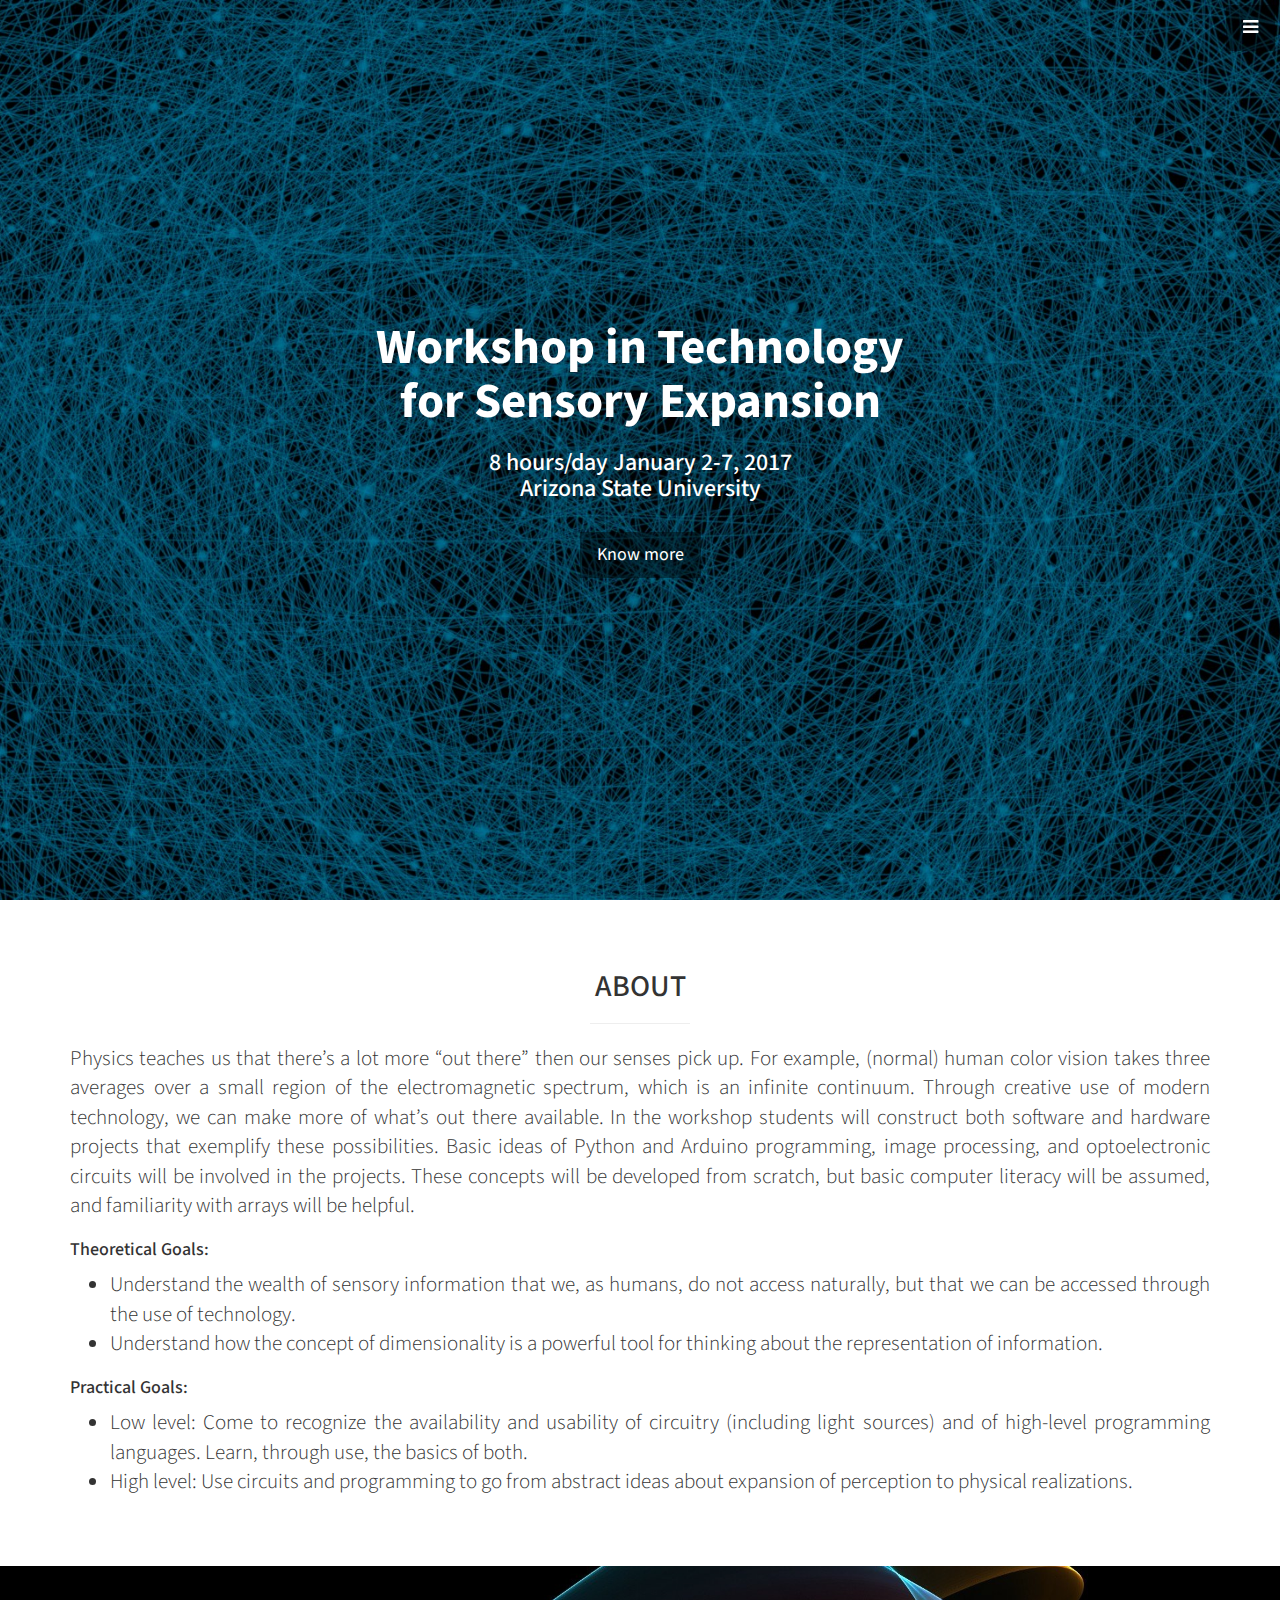
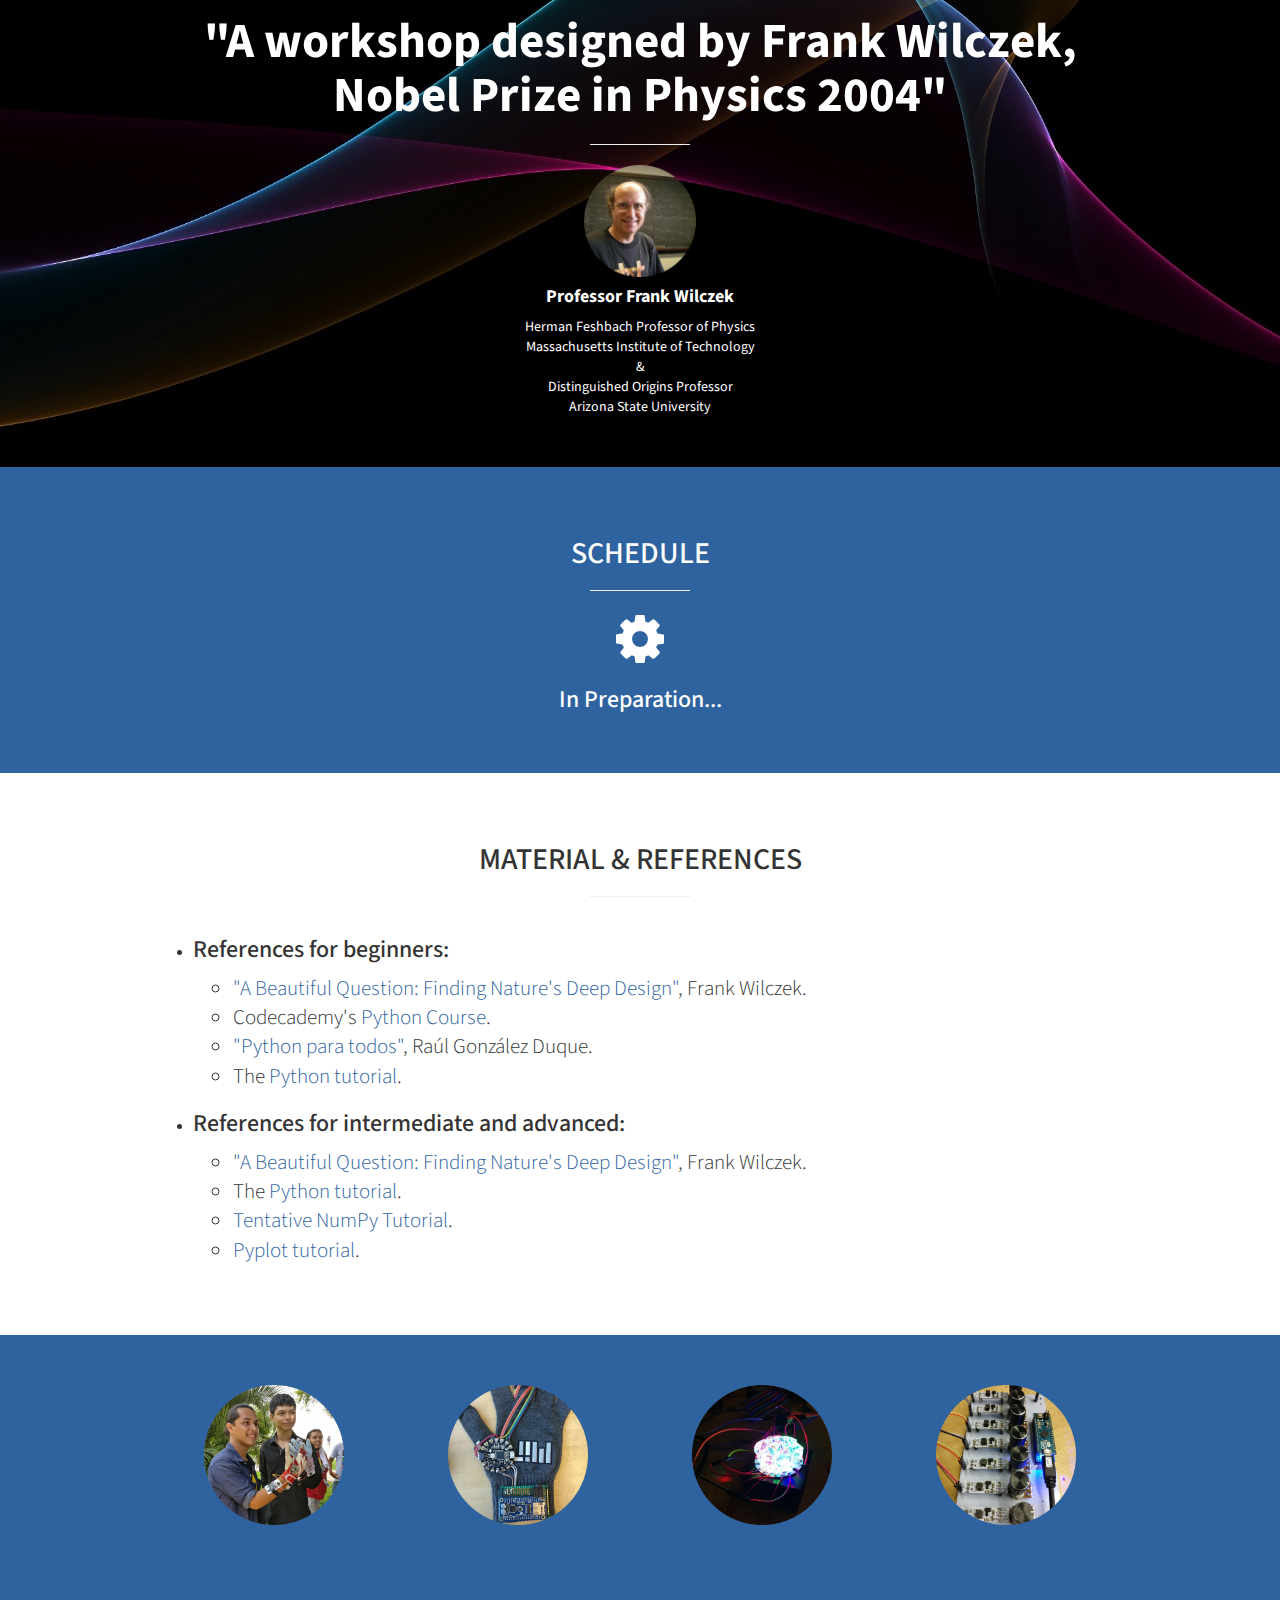
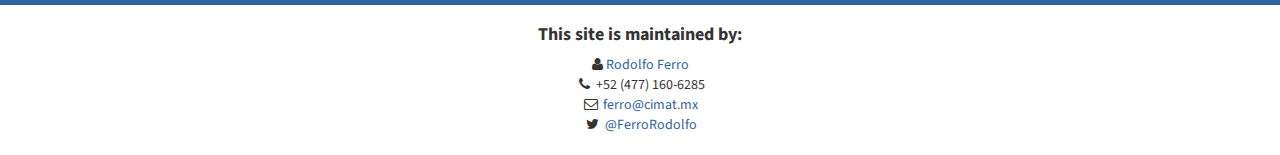
<file: index.html>
<!DOCTYPE html>
<html lang="en">

<head>

    <meta charset="utf-8">
    <meta http-equiv="X-UA-Compatible" content="IE=edge">
    <meta name="viewport" content="width=device-width, initial-scale=1">
    <meta name="description" content="">
    <meta name="author" content="">

    <title>Workshop in Technology for Sensory Expansion</title>

    <!-- Bootstrap Core CSS -->
    <link href="css/bootstrap.min.css" rel="stylesheet">

    <!-- Custom CSS -->
    <link href="css/stylish-portfolio.css" rel="stylesheet">

    <!-- Custom Fonts -->
    <link href="font-awesome/css/font-awesome.min.css" rel="stylesheet" type="text/css">
    <link href="http://fonts.googleapis.com/css?family=Source+Sans+Pro:300,400,700,300italic,400italic,700italic" rel="stylesheet" type="text/css">

    <!-- HTML5 Shim and Respond.js IE8 support of HTML5 elements and media queries -->
    <!-- WARNING: Respond.js doesn't work if you view the page via file:// -->
    <!--[if lt IE 9]>
        <script src="https://oss.maxcdn.com/libs/html5shiv/3.7.0/html5shiv.js"></script>
        <script src="https://oss.maxcdn.com/libs/respond.js/1.4.2/respond.min.js"></script>
    <![endif]-->

</head>

<body>

    <!-- Navigation -->
    <a id="menu-toggle" href="#" class="btn btn-dark btn-lg toggle"><i class="fa fa-bars"></i></a>
    <nav id="sidebar-wrapper">
        <ul class="sidebar-nav">
            <a id="menu-close" href="#" class="btn btn-light btn-lg pull-right toggle"><i class="fa fa-times"></i></a>
            <li class="sidebar-brand">
                <a href="#top" onclick=$ ( "#menu-close").click();>Menu</a>
            </li>
            <li>
                <a href="#top" onclick=$ ( "#menu-close").click();>Home</a>
            </li>
            <li>
                <a href="#about" onclick=$ ( "#menu-close").click();>About</a>
            </li>
            <li>
                <a href="#schedule" onclick=$ ( "#menu-close").click();>Schedule</a>
            </li>
            <li>
                <a href="#material" onclick=$ ( "#menu-close").click();>Material</a>
            </li>
            <!-- <li>
                <a href="#instructors" onclick=$ ( "#menu-close").click();>Instructors</a>
            </li>
            <li>
                <a href="#contact" onclick=$ ( "#menu-close").click();>Directions</a>
            </li> -->
        </ul>
    </nav>

    <!-- Header -->
    <header id="top" class="header">
        <div class="text-vertical-center">
            <h1>Workshop in Technology <br />for Sensory Expansion</h1>
            <h3>8 hours/day January 2-7, 2017<br />Arizona State University</h3>
            <br>
            <a href="#about" class="btn btn-dark btn-lg">Know more</a>
        </div>
    </header>

    <!-- About -->
    <section id="about" class="about">
        <div class="container">
            <div class="row">
                <div class="col-lg-12" style="text-align: justify; text-justify: inter-word;">
                    <h2 class="text-center">ABOUT</h2>
                    <hr class="small">
                    <p class="lead">Physics teaches us that there’s a lot more “out there” then our senses pick up.   For example, (normal) human color vision takes three averages over a small region of the electromagnetic spectrum, which is an infinite continuum.   Through creative use of modern technology, we can make more of what’s out there available.   In the workshop students will construct both software and hardware projects that exemplify these possibilities.   Basic ideas of Python and Arduino programming, image processing, and optoelectronic circuits will be involved in the projects.  These concepts will be developed from scratch, but basic computer literacy will be assumed, and familiarity with arrays will be helpful.</p>
                    <h4>Theoretical Goals:</h4>
                    <ul class="lead">
                      <li>Understand the wealth of sensory information that we, as humans, do not access naturally, but that we can be accessed through the use of technology.</li>
                      <li>Understand how the concept of dimensionality is a powerful tool for thinking about the representation of information.</li>
                    </ul>
                    <h4>Practical Goals:</h4>
                    <ul class="lead">
                      <li>Low level:  Come to recognize the availability and usability of circuitry (including light sources) and of high-level programming languages.  Learn, through use, the basics of both.</li>
                      <li>High level: Use circuits and programming to go from abstract ideas about expansion of perception to physical realizations.</li>
                    </ul>
                </div>
            </div>
            <!-- /.row -->
        </div>
        <!-- /.container -->
    </section>

    <!-- Callout -->
    <aside class="callout">
        <div class="text-vertical-center">
            <h1 style="margin-top:50px;">"A workshop designed by Frank Wilczek, <br>Nobel Prize in Physics 2004"</h1>
            <hr class="small">
            <div class="row">
                <div class="col-md-12 col-sm-12">
                    <div class="service-item">
                        <span class="fa-stack fa-4x">
                        <i class="fa fa-circle fa-stack-2x"></i>
                        <img src="img/frank.png" class="img-responsive fa-stack-2x">
                    </span>
                        <h4>
                            <strong>Professor Frank Wilczek</strong>
                        </h4>
                        <p style="margin-bottom:50px;">Herman Feshbach Professor of Physics<br />
                          Massachusetts Institute of Technology<br />
                          &amp;<br />
                          Distinguished Origins Professor<br />
                          Arizona State University</p>
                    </div>
                </div>
            </div>
            <!-- /.row (nested) -->
        </div>
    </aside>

    <!-- Schedule -->
    <!-- The circle icons use Font Awesome's stacked icon classes. For more information, visit http://fontawesome.io/examples/ -->
    <section id="schedule" class="services bg-primary">
        <div class="container">
            <div class="row">
                <div class="col-lg-10 col-lg-offset-1">
                    <h2 class="text-center">SCHEDULE</h2>
                    <hr class="small">
                    <center>
                      <span class="fa-stack fa-2x">
                          <i class="fa fa-gear fa-spin fa-stack-2x fa-inverse"></i>
                      </span>
                      <h3>In Preparation...</h3>
                    </center>
                    <!-- <ul>
                      <li><h3>DAY 0: <span style="font-size:0.7em;"><br>(Sunday, July 31st)</span></h3></li>
                      <ul class="lead">
                        <li>Inauguration: Clubes de Ciencia México 2016 in Guanajuato.</li>
                        <li>Clubs/instructors presentation.</li>
                        <li>Integration activity for students.</li>
                      </ul>
                    </ul>
                    <ul>
                      <li><h3>DAY 1: <span style="font-size:0.7em;"><br>(Monday, August 1st)</span></h3></li>
                      <ul class="lead">
                      </ul>
                    </ul>
                    <ul>
                      <li><h3>DAY 2: <span style="font-size:0.7em;"><br>(Tuesday, August 2nd)</span></h3></li>
                      <ul class="lead">
                      </ul>
                    </ul>
                    <ul>
                      <li><h3>DAY 3: <span style="font-size:0.7em;"><br>(Wednesday, August 3rd)</span></h3></li>
                      <ul class="lead">
                        <li>Café de Ciencia at Foro Inundación.</li>
                      </ul>
                    </ul>
                    <ul>
                      <li><h3>DAY 4: <span style="font-size:0.7em;"><br>(Thursday, August 4th)</span></h3></li>
                      <ul class="lead">
                        <li>Posters presentation.</li>
                      </ul>
                    </ul>
                    <ul>
                      <li><h3>DAY 5: <span style="font-size:0.7em;"><br>(Friday, August 5th)</span></h3></li>
                      <ul class="lead">
                      </ul>
                    </ul>
                    <ul>
                      <li><h3>DAY 6: <span style="font-size:0.7em;"><br>(Saturday, August 6th)</span></h3></li>
                      <ul class="lead">
                        <li>Closing: Clubes de Ciencia México 2016 in Guanajuato.</li>
                        <li>Clubs' work presentation at Auditorio General de la Universidad de Guanajuato.</li>
                      </ul>
                    </ul> -->
                </div>
                <!-- /.col-lg-10 -->
            </div>
            <!-- /.row -->
        </div>
        <!-- /.container -->
    </section>

    <!-- Material -->
    <section id="material" class="portfolio">
        <div class="container">
            <div class="row">
                <div class="col-lg-10 col-lg-offset-1">
                    <h2 class="text-center">MATERIAL &amp; REFERENCES </h2>
                    <hr class="small">
                    <div class="row">
                        <!-- <div class="col-md-6">
                            <div class="portfolio-item">
                                <a href="material/day1.zip">
                                    <img class="img-portfolio img-responsive" src="img/img1.png">
                                </a>
                            </div>
                        </div>
                        <div class="col-md-6">
                            <div class="portfolio-item">
                                <a href="material/day2.1.zip">
                                    <img class="img-portfolio img-responsive" src="img/img2.1.png">
                                </a>
                            </div>
                        </div>
                        <div class="col-md-6">
                            <div class="portfolio-item">
                                <a href="material/day2.2.zip">
                                    <img class="img-portfolio img-responsive" src="img/img2.2.png">
                                </a>
                            </div>
                        </div> -->
                        <!--
                        <div class="col-md-6">
                            <div class="portfolio-item">
                                <a href="#">
                                    <img class="img-portfolio img-responsive" src="img/portfolio-4.jpg">
                                </a>
                            </div>
                        </div>
                    </div> -->
                    <!-- /.row (nested) -->
                    <!-- <a href="#" class="btn btn-dark">View More Items</a> -->
                    <ul>
                      <li><h3>References for beginners:</h3></li>
                      <ul class="lead">
                      <li><a href="https://www.amazon.com/Beautiful-Question-Finding-Natures-Design/dp/1594205264" target="_blank">"A Beautiful Question: Finding Nature's Deep Design"</a>, Frank Wilczek.</li>
                        <li>Codecademy's <a href="http://www.codecademy.com/en/tracks/python" target="_blank">Python Course</a>.</li>
                        <li><a href="https://launchpadlibrarian.net/18980633/Python%20para%20todos.pdf" target="_blank">"Python para todos"</a>, Raúl González Duque.</li>
                        <li>The <a href="https://docs.python.org/2/tutorial/" target="_blank">Python tutorial</a>.</li>
                      </ul>
                    </ul>
                    <ul>
                      <li><h3>References for intermediate and advanced:</h3></li>
                      <ul class="lead">
                      <li><a href="https://www.amazon.com/Beautiful-Question-Finding-Natures-Design/dp/1594205264" target="_blank">"A Beautiful Question: Finding Nature's Deep Design"</a>, Frank Wilczek.</li>
                        <li>The <a href="https://docs.python.org/2/tutorial/" target="_blank">Python tutorial</a>.</li>
                        <li><a href="http://wiki.scipy.org/Tentative_NumPy_Tutorial" target="_blank">Tentative NumPy Tutorial</a>.</li>
                        <li><a href="http://matplotlib.org/users/pyplot_tutorial.html" target="_blank">Pyplot tutorial</a>.</li>
                      </ul>
                    </ul>
                </div>
                <!-- /.col-lg-10 -->
            </div>
            <!-- /.row -->
        </div>
        <!-- /.container -->
    </section>

    <!-- Instructors -->
    <!-- The circle icons use Font Awesome's stacked icon classes. For more information, visit http://fontawesome.io/examples/ -->
    <section id="instructors" class="services bg-primary">
        <div class="container">
            <div class="row text-center">
                <div class="col-lg-10 col-lg-offset-1">
                    <!-- <h2>PICTURES</h2>
                    <hr class="small"> -->
                    <div class="row">
                        <div class="col-md-3 col-sm-3">
                            <div class="service-item">
                                <span class="fa-stack fa-5x">
                                <i class="fa fa-circle fa-stack-2x"></i>
                                <img src="img/glove2.png" class="img-responsive fa-stack-2x">
                            </span>
                            </div>
                        </div>
                        <div class="col-md-3 col-sm-3">
                            <div class="service-item">
                                <span class="fa-stack fa-5x">
                                <i class="fa fa-circle fa-stack-2x"></i>
                                <img src="img/glove1.png" class="img-responsive fa-stack-2x">
                            </span>
                            </div>
                        </div>
                        <div class="col-md-3 col-sm-3">
                            <div class="service-item">
                                <span class="fa-stack fa-5x">
                                <i class="fa fa-circle fa-stack-2x"></i>
                                <img src="img/illum2.png" class="img-responsive fa-stack-2x">
                            </span>
                            </div>
                        </div>
                        <div class="col-md-3 col-sm-3">
                            <div class="service-item">
                                <span class="fa-stack fa-5x">
                                <i class="fa fa-circle fa-stack-2x"></i>
                                <img src="img/illum1.png" class="img-responsive fa-stack-2x">
                            </span>
                            </div>
                        </div>
                    </div>
                    <!-- /.row (nested) -->
                </div>
                <!-- /.col-lg-10 -->
            </div>
            <!-- /.row -->
        </div>
        <!-- /.container -->
    </section>

    <!-- Map -->
    <!-- <section id="contact" class="map">
        <iframe width="100%" height="100%" frameborder="0" scrolling="no" marginheight="0" marginwidth="0" src="https://www.google.com/maps/embed?pb=!1m18!1m12!1m3!1d3724.5030256953332!2d-101.27109818524524!3d21.012549493707777!2m3!1f0!2f0!3f0!3m2!1i1024!2i768!4f13.1!3m3!1m2!1s0x842b741bd3bd26db%3A0xff86bdabafa2fc5d!2sUniversidad+de+Guanajuato%3A+Divisi%C3%B3n+de+Ciencias+Naturales+y+Exactas!5e0!3m2!1sen!2smx!4v1467600057517"></iframe>
        <br />
        <small>
            <a href="https://www.google.com/maps/embed?pb=!1m18!1m12!1m3!1d3724.5030256953332!2d-101.27109818524524!3d21.012549493707777!2m3!1f0!2f0!3f0!3m2!1i1024!2i768!4f13.1!3m3!1m2!1s0x842b741bd3bd26db%3A0xff86bdabafa2fc5d!2sUniversidad+de+Guanajuato%3A+Divisi%C3%B3n+de+Ciencias+Naturales+y+Exactas!5e0!3m2!1sen!2smx!4v1467600057517"></a>
        </small>
        </iframe>
    </section> -->

    <!-- Footer -->
    <footer id="material" class="portfolio">
        <div class="container">
            <div class="row">
                <div class="col-lg-10 col-lg-offset-1 text-center">
                    <h4 style="margin-top:-30px;"><strong>This site is maintained by:</strong>
                    </h4>
                    <ul class="list-unstyled" style="margin-bottom:-30px;">
                        <li><i class="fa fa-user"></i> <a href="https://github.com/RodolfoFerro">Rodolfo Ferro</a></li>
                        <li><i class="fa fa-phone fa-fw"></i> +52 (477) 160-6285</li>
                        <li><i class="fa fa-envelope-o fa-fw"></i> <a href="mailto:ferro@cimat.mx">ferro@cimat.mx</a>
                        <li><i class="fa fa-twitter fa-fw"></i> <a href="https://twitter.com/FerroRodolfo">@FerroRodolfo</a>
                        </li>
                    </ul>
                </div>
            </div>
        </div>
        <a id="to-top" href="#top" class="btn btn-dark btn-lg"><i class="fa fa-chevron-up fa-fw fa-1x"></i></a>
    </footer>

    <!-- jQuery -->
    <script src="js/jquery.js"></script>

    <!-- Bootstrap Core JavaScript -->
    <script src="js/bootstrap.min.js"></script>

    <!-- Custom Theme JavaScript -->
    <script>
    // Closes the sidebar menu
    $("#menu-close").click(function(e) {
        e.preventDefault();
        $("#sidebar-wrapper").toggleClass("active");
    });
    // Opens the sidebar menu
    $("#menu-toggle").click(function(e) {
        e.preventDefault();
        $("#sidebar-wrapper").toggleClass("active");
    });
    // Scrolls to the selected menu item on the page
    $(function() {
        $('a[href*=#]:not([href=#])').click(function() {
            if (location.pathname.replace(/^\//, '') == this.pathname.replace(/^\//, '') || location.hostname == this.hostname) {
                var target = $(this.hash);
                target = target.length ? target : $('[name=' + this.hash.slice(1) + ']');
                if (target.length) {
                    $('html,body').animate({
                        scrollTop: target.offset().top
                    }, 1000);
                    return false;
                }
            }
        });
    });
    //#to-top button appears after scrolling
    var fixed = false;
    $(document).scroll(function() {
        if ($(this).scrollTop() > 250) {
            if (!fixed) {
                fixed = true;
                // $('#to-top').css({position:'fixed', display:'block'});
                $('#to-top').show("slow", function() {
                    $('#to-top').css({
                        position: 'fixed',
                        display: 'block'
                    });
                });
            }
        } else {
            if (fixed) {
                fixed = false;
                $('#to-top').hide("slow", function() {
                    $('#to-top').css({
                        display: 'none'
                    });
                });
            }
        }
    });
    // Disable Google Maps scrolling
    // See http://stackoverflow.com/a/25904582/1607849
    // Disable scroll zooming and bind back the click event
    var onMapMouseleaveHandler = function(event) {
        var that = $(this);
        that.on('click', onMapClickHandler);
        that.off('mouseleave', onMapMouseleaveHandler);
        that.find('iframe').css("pointer-events", "none");
    }
    var onMapClickHandler = function(event) {
            var that = $(this);
            // Disable the click handler until the user leaves the map area
            that.off('click', onMapClickHandler);
            // Enable scrolling zoom
            that.find('iframe').css("pointer-events", "auto");
            // Handle the mouse leave event
            that.on('mouseleave', onMapMouseleaveHandler);
        }
        // Enable map zooming with mouse scroll when the user clicks the map
    $('.map').on('click', onMapClickHandler);
    </script>

</body>

</html>
</file>
<file: css/stylish-portfolio.css>
/*!
 * Start Bootstrap - Stylish Portfolio (http://startbootstrap.com/)
 * Copyright 2013-2016 Start Bootstrap
 * Licensed under MIT (https://github.com/BlackrockDigital/startbootstrap/blob/gh-pages/LICENSE)
 */

/* Global Styles */

html,
body {
    width: 100%;
    height: 100%;
}

body {
    font-family: "Source Sans Pro","Helvetica Neue",Helvetica,Arial,sans-serif;
}

a{
  color: #2f639f;
}
.text-white {
  color: #fff;
}

.text-vertical-center {
    display: table-cell;
    text-align: center;
    vertical-align: middle;
}

.text-vertical-center h1 {
    margin: 0;
    padding: 0;
    font-size: 3.5em;
    font-weight: 700;
    color: #fff;
}

.text-vertical-center h3 {
    color: #fff;
}

/* Custom Button Styles */

.btn-dark {
    border-radius: 0;
    color: #fff;
    background-color: rgba(0,0,0,0.4);
}

.btn-dark:hover,
.btn-dark:focus,
.btn-dark:active {
    color: #fff;
    background-color: rgba(0,0,0,0.7);
}

.btn-light {
    border-radius: 0;
    color: #333;
    background-color: rgb(255,255,255);
}

.btn-light:hover,
.btn-light:focus,
.btn-light:active {
    color: #333;
    background-color: rgba(255,255,255,0.8);
}

/* Custom Horizontal Rule */

hr.small {
    max-width: 100px;
}

/* Side Menu */

#sidebar-wrapper {
    z-index: 1000;
    position: fixed;
    right: 0;
    width: 250px;
    height: 100%;
    transform: translateX(250px);
    overflow-y: auto;
    background: #222;
    -webkit-transition: all 0.4s ease 0s;
    -moz-transition: all 0.4s ease 0s;
    -ms-transition: all 0.4s ease 0s;
    -o-transition: all 0.4s ease 0s;
    transition: all 0.4s ease 0s;
}

.sidebar-nav {
    position: absolute;
    top: 0;
    width: 250px;
    margin: 0;
    padding: 0;
    list-style: none;
}

.sidebar-nav li {
    text-indent: 20px;
    line-height: 40px;
}

.sidebar-nav li a {
    display: block;
    text-decoration: none;
    color: #999;
}

.sidebar-nav li a:hover {
    text-decoration: none;
    color: #fff;
    background: rgba(255,255,255,0.2);
}

.sidebar-nav li a:active,
.sidebar-nav li a:focus {
    text-decoration: none;
}

.sidebar-nav > .sidebar-brand {
    height: 55px;
    font-size: 18px;
    line-height: 55px;
}

.sidebar-nav > .sidebar-brand a {
    color: #999;
}

.sidebar-nav > .sidebar-brand a:hover {
    color: #fff;
    background: none;
}

#menu-toggle {
    z-index: 1;
    position: fixed;
    top: 0;
    right: 0;
}

#sidebar-wrapper.active {
    right: 250px;
    width: 250px;
    -webkit-transition: all 0.4s ease 0s;
    -moz-transition: all 0.4s ease 0s;
    -ms-transition: all 0.4s ease 0s;
    -o-transition: all 0.4s ease 0s;
    transition: all 0.4s ease 0s;
}

.toggle {
    margin: 5px 5px 0 0;
}

/* Header */

.header {
    display: table;
    position: relative;
    width: 100%;
    height: 100%;
    background: url(../img/back2.jpg) no-repeat center center scroll;
    -webkit-background-size: cover;
    -moz-background-size: cover;
    background-size: cover;
    -o-background-size: cover;
}

/* About */

.about {
    padding: 50px 0;
}

/* Services */

.services {
    padding: 50px 0;
    background-color: #2f639f;
}

.service-item {
    margin-bottom: 30px;
}

/* Callout */

.callout {
    display: table;
    width: 100%;
    height: 400px;
    color: #fff;
    background: url(../img/back1.jpg) no-repeat center center scroll;
    -webkit-background-size: cover;
    -moz-background-size: cover;
    background-size: cover;
    -o-background-size: cover;
}

/* Portfolio */

.portfolio {
    padding: 50px 0;
}

.portfolio-item {
    margin-bottom: 30px;
}

.img-portfolio {
    margin: 0 auto;
}

.img-portfolio:hover {
    opacity: 0.8;
}

/* Call to Action */

.call-to-action {
    padding: 50px 0;
}

.call-to-action .btn {
    margin: 10px;
}

/* Map */

.map {
    height: 500px;
}

@media(max-width:768px) {
    .map {
        height: 75%;
    }
}

.map iframe {
    pointer-events: none;
}

/* Footer */

footer {
    padding: 100px 0;
}

#to-top {
  display: none;
  position: fixed;
  bottom: 5px;
  right: 5px;
}
</file>
